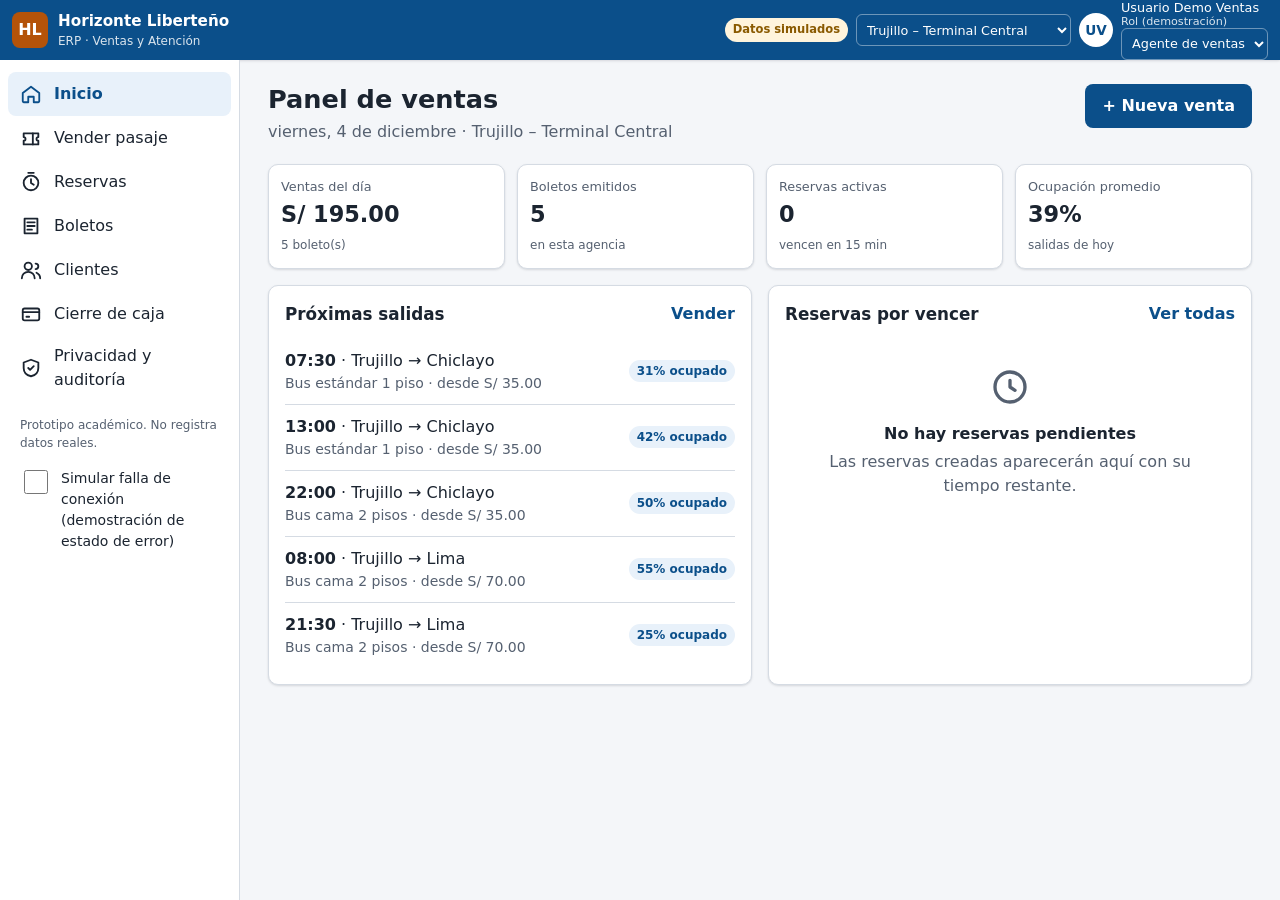
<file: evaluacion_ux/interfaz_mejorada/index.html>
<!DOCTYPE html>
<html lang="es">
<head>
  <meta charset="UTF-8">
  <meta name="viewport" content="width=device-width, initial-scale=1">
  <meta name="description" content="ERP Transportes Horizonte Liberteño — Módulo Ventas y Atención (prototipo funcional con datos simulados)">
  <title>Ventas y Atención · ERP Horizonte Liberteño</title>
  <link rel="icon" href="data:image/svg+xml,%3Csvg xmlns=%22http://www.w3.org/2000/svg%22 viewBox=%220 0 32 32%22%3E%3Crect width=%2232%22 height=%2232%22 rx=%226%22 fill=%22%230b4f8a%22/%3E%3Ctext x=%2216%22 y=%2221%22 font-size=%2214%22 text-anchor=%22middle%22 fill=%22white%22 font-family=%22Arial%22 font-weight=%22bold%22%3EHL%3C/text%3E%3C/svg%3E">
  <link rel="stylesheet" href="css/styles.css">
</head>
<body>
  <a class="skip-link" href="#main">Saltar al contenido principal</a>

  <!-- ============ ENCABEZADO ============ -->
  <header class="topbar" role="banner">
    <button class="icon-btn menu-toggle" id="menuToggle" aria-label="Abrir menú" aria-expanded="false" aria-controls="sidebar">
      <svg viewBox="0 0 24 24" aria-hidden="true"><path d="M3 6h18M3 12h18M3 18h18"/></svg>
    </button>
    <div class="brand">
      <span class="brand-mark" aria-hidden="true">HL</span>
      <div>
        <strong>Horizonte Liberteño</strong>
        <small>ERP · Ventas y Atención</small>
      </div>
    </div>
    <div class="topbar-right">
      <span class="badge-demo" title="Esta interfaz trabaja con datos ficticios en el navegador">Datos simulados</span>
      <label class="agency-select">
        <span class="sr-only">Agencia</span>
        <select id="agencySelect" aria-label="Agencia de trabajo"></select>
      </label>
      <div class="user-chip">
        <span class="avatar" aria-hidden="true" id="userInitials">AP</span>
        <div class="user-meta">
          <span id="userName">Ana Prueba</span>
          <label class="role-switch">
            <span class="role-demo" title="En producción el rol lo asigna el inicio de sesión; este selector existe solo para la demostración">Rol (demostración)</span>
            <select id="roleSelect" aria-label="Rol del usuario">
              <option value="AGENTE_VENTAS">Agente de ventas</option>
              <option value="JEFE_AGENCIA">Jefe de agencia</option>
            </select>
          </label>
        </div>
      </div>
    </div>
  </header>

  <!-- ============ MENÚ LATERAL (escritorio) ============ -->
  <nav class="sidebar" id="sidebar" aria-label="Menú principal">
    <ul>
      <li><a href="#inicio" data-view="inicio"><svg viewBox="0 0 24 24" aria-hidden="true"><path d="M3 11l9-7 9 7v9a1 1 0 0 1-1 1h-5v-6H9v6H4a1 1 0 0 1-1-1z"/></svg><span>Inicio</span></a></li>
      <li><a href="#venta" data-view="venta"><svg viewBox="0 0 24 24" aria-hidden="true"><path d="M4 7h16v4a2 2 0 0 0 0 4v4H4v-4a2 2 0 0 0 0-4z"/><path d="M14 7v12"/></svg><span>Vender pasaje</span></a></li>
      <li><a href="#reservas" data-view="reservas"><svg viewBox="0 0 24 24" aria-hidden="true"><circle cx="12" cy="13" r="8"/><path d="M12 9v4l3 2M9 2h6"/></svg><span>Reservas</span><span class="nav-count" id="navReservas">0</span></a></li>
      <li><a href="#boletos" data-view="boletos"><svg viewBox="0 0 24 24" aria-hidden="true"><path d="M5 4h14v16H5z"/><path d="M8 8h8M8 12h8M8 16h5"/></svg><span>Boletos</span></a></li>
      <li><a href="#clientes" data-view="clientes"><svg viewBox="0 0 24 24" aria-hidden="true"><circle cx="9" cy="8" r="4"/><path d="M2 21c0-4 3-7 7-7s7 3 7 7M17 11a3 3 0 1 0 0-6M22 21c0-3-2-5-4-6"/></svg><span>Clientes</span></a></li>
      <li><a href="#caja" data-view="caja"><svg viewBox="0 0 24 24" aria-hidden="true"><rect x="3" y="6" width="18" height="13" rx="2"/><path d="M3 10h18M7 15h3"/></svg><span>Cierre de caja</span></a></li>
      <li><a href="#privacidad" data-view="privacidad"><svg viewBox="0 0 24 24" aria-hidden="true"><path d="M12 3l8 3v6c0 5-3.5 8-8 9-4.5-1-8-4-8-9V6z"/><path d="M9 12l2 2 4-4"/></svg><span>Privacidad y auditoría</span></a></li>
    </ul>
    <p class="sidebar-note">Prototipo académico. No registra datos reales.</p>
  </nav>
  <div class="scrim" id="scrim" hidden></div>

  <!-- ============ CONTENIDO ============ -->
  <main id="main" tabindex="-1">

    <!-- INICIO / PANEL -->
    <section class="view" id="view-inicio" aria-labelledby="h-inicio">
      <div class="view-head">
        <div>
          <h1 id="h-inicio">Panel de ventas</h1>
          <p class="muted" id="todayLabel"></p>
        </div>
        <a class="btn btn-primary" href="#venta">+ Nueva venta</a>
      </div>
      <div class="kpis" id="kpis" aria-live="polite"></div>
      <div class="grid-2">
        <article class="card">
          <header class="card-head"><h2>Próximas salidas</h2><a href="#venta" class="link">Vender</a></header>
          <div id="nextTrips"></div>
        </article>
        <article class="card">
          <header class="card-head"><h2>Reservas por vencer</h2><a href="#reservas" class="link">Ver todas</a></header>
          <div id="expiringList"></div>
        </article>
      </div>
    </section>

    <!-- VENTA DE PASAJES (asistente) -->
    <section class="view" id="view-venta" aria-labelledby="h-venta" hidden>
      <div class="view-head">
        <div>
          <h1 id="h-venta">Vender o reservar pasaje</h1>
          <p class="muted">Busque el viaje, elija el asiento, registre al pasajero y cobre o reserve.</p>
        </div>
      </div>
      <ol class="stepper" id="stepper" aria-label="Pasos de la venta">
        <li data-step="1" class="active"><span>1</span><em>Viaje</em></li>
        <li data-step="2"><span>2</span><em>Asiento</em></li>
        <li data-step="3"><span>3</span><em>Pasajero</em></li>
        <li data-step="4"><span>4</span><em>Pago</em></li>
      </ol>

      <!-- Paso 1 -->
      <div class="step-panel" data-panel="1">
        <form class="card form-inline" id="searchForm" novalidate>
          <div class="field">
            <label for="fOrigen">Origen</label>
            <select id="fOrigen" required></select>
          </div>
          <div class="field">
            <label for="fDestino">Destino</label>
            <select id="fDestino" required></select>
          </div>
          <div class="field">
            <label for="fFecha">Fecha de viaje</label>
            <input type="date" id="fFecha" required>
          </div>
          <div class="field field-btn">
            <button type="submit" class="btn btn-primary">Buscar viajes</button>
          </div>
          <p class="field-error span-all" id="searchError" role="alert"></p>
        </form>
        <div id="tripResults" aria-live="polite"></div>
      </div>

      <!-- Paso 2 -->
      <div class="step-panel" data-panel="2" hidden>
        <div class="card">
          <header class="card-head">
            <h2 id="seatTitle">Elegir asiento</h2>
            <button class="btn btn-ghost" data-back="1">← Cambiar viaje</button>
          </header>
          <div class="seat-layout">
            <div>
              <div class="seat-legend" aria-hidden="true">
                <span><i class="seat-dot free"></i>Libre</span>
                <span><i class="seat-dot taken"></i>Ocupado (rayado)</span>
                <span><i class="seat-dot reserved"></i>Reservado (punteado)</span>
                <span><i class="seat-dot selected"></i>Seleccionado</span>
              </div>
              <div class="bus" id="seatMap" role="group" aria-label="Mapa de asientos"></div>
            </div>
            <aside class="summary" id="seatSummary" aria-live="polite"></aside>
          </div>
        </div>
      </div>

      <!-- Paso 3 -->
      <div class="step-panel" data-panel="3" hidden>
        <form class="card" id="paxForm" novalidate>
          <header class="card-head">
            <h2>Datos del pasajero</h2>
            <button type="button" class="btn btn-ghost" data-back="2">← Cambiar asiento</button>
          </header>
          <p class="muted small">Solo se piden los datos necesarios para emitir el boleto y elaborar el manifiesto de pasajeros. Los campos con * son obligatorios.</p>
          <div class="form-grid">
            <div class="field">
              <label for="pTipoDoc">Tipo de documento *</label>
              <select id="pTipoDoc" required>
                <option value="DNI">DNI</option>
                <option value="CE">Carné de extranjería</option>
                <option value="PAS">Pasaporte</option>
              </select>
            </div>
            <div class="field">
              <label for="pNumDoc">Número de documento *</label>
              <div class="input-action">
                <input id="pNumDoc" inputmode="numeric" autocomplete="off" required aria-describedby="pNumDocHelp pNumDocErr">
                <button type="button" class="btn btn-ghost btn-sm" id="btnBuscarCliente">Buscar</button>
              </div>
              <small id="pNumDocHelp" class="help">DNI: 8 dígitos. Si el pasajero ya existe, se completan sus datos.</small>
              <span class="field-error" id="pNumDocErr"></span>
            </div>
            <div class="field">
              <label for="pNombres">Nombres *</label>
              <input id="pNombres" autocomplete="off" required aria-describedby="pNombresErr">
              <span class="field-error" id="pNombresErr"></span>
            </div>
            <div class="field">
              <label for="pApellidos">Apellidos *</label>
              <input id="pApellidos" autocomplete="off" required aria-describedby="pApellidosErr">
              <span class="field-error" id="pApellidosErr"></span>
            </div>
            <div class="field">
              <label for="pTelefono">Teléfono (opcional)</label>
              <input id="pTelefono" inputmode="tel" placeholder="+51 9XXXXXXXX" aria-describedby="pTelefonoErr">
              <span class="field-error" id="pTelefonoErr"></span>
            </div>
            <div class="field">
              <label for="pCorreo">Correo (opcional, para enviar el comprobante)</label>
              <input id="pCorreo" type="email" inputmode="email" aria-describedby="pCorreoErr">
              <span class="field-error" id="pCorreoErr"></span>
            </div>
          </div>
          <fieldset class="consent">
            <legend>Tratamiento de datos personales</legend>
            <label class="check">
              <input type="checkbox" id="pAviso" required>
              <span>El pasajero fue informado del <button type="button" class="link-btn" data-open="privacyModal">aviso de privacidad</button> (finalidad: venta del pasaje y manifiesto). *</span>
            </label>
            <label class="check">
              <input type="checkbox" id="pPromo">
              <span>Acepta recibir promociones por correo o mensaje (opcional; no condiciona la compra).</span>
            </label>
            <span class="field-error" id="pAvisoErr"></span>
          </fieldset>
          <div class="actions">
            <button type="submit" class="btn btn-primary">Continuar al pago</button>
          </div>
        </form>
      </div>

      <!-- Paso 4 -->
      <div class="step-panel" data-panel="4" hidden>
        <div class="grid-2 pay-grid">
          <form class="card" id="payForm" novalidate>
            <header class="card-head">
              <h2>Pago y comprobante</h2>
              <button type="button" class="btn btn-ghost" data-back="3">← Datos del pasajero</button>
            </header>
            <fieldset class="segmented" aria-describedby="medioHelp">
              <legend>Medio de pago *</legend>
              <label><input type="radio" name="medio" value="EFECTIVO" checked><span>Efectivo</span></label>
              <label><input type="radio" name="medio" value="TARJETA"><span>Tarjeta</span></label>
              <label><input type="radio" name="medio" value="BILLETERA"><span>Billetera</span></label>
            </fieldset>
            <small id="medioHelp" class="help">Con tarjeta o billetera se registra solo el código de operación de la pasarela; nunca el número de tarjeta.</small>
            <div class="form-grid">
              <div class="field" id="refField" hidden>
                <label for="payRef">Código de operación *</label>
                <input id="payRef" autocomplete="off" aria-describedby="payRefErr">
                <span class="field-error" id="payRefErr"></span>
              </div>
              <div class="field" id="cashField">
                <label for="payCash">Monto recibido (S/) *</label>
                <input id="payCash" type="number" step="0.10" min="0" inputmode="decimal" aria-describedby="payCashErr payChange">
                <span class="field-error" id="payCashErr"></span>
                <small class="help" id="payChange"></small>
              </div>
              <div class="field">
                <label for="payTipoComp">Comprobante *</label>
                <select id="payTipoComp">
                  <option value="BOLETO_VIAJE">Boleto de viaje</option>
                  <option value="FACTURA">Factura (requiere RUC)</option>
                </select>
              </div>
              <div class="field" id="rucField" hidden>
                <label for="payRuc">RUC del adquiriente *</label>
                <input id="payRuc" inputmode="numeric" maxlength="11" aria-describedby="payRucErr">
                <span class="field-error" id="payRucErr"></span>
              </div>
            </div>
            <div class="actions split">
              <button type="button" class="btn btn-secondary" id="btnReservar">Solo reservar (15 min)</button>
              <button type="submit" class="btn btn-primary" id="btnCobrar">Cobrar y emitir</button>
            </div>
          </form>
          <aside class="card summary" id="paySummary" aria-live="polite"></aside>
        </div>
      </div>
    </section>

    <!-- RESERVAS -->
    <section class="view" id="view-reservas" aria-labelledby="h-reservas" hidden>
      <div class="view-head">
        <div><h1 id="h-reservas">Reservas</h1><p class="muted">El asiento se libera automáticamente al vencer el plazo de la reserva.</p></div>
      </div>
      <div id="reservasList" class="list" aria-live="polite"></div>
    </section>

    <!-- BOLETOS -->
    <section class="view" id="view-boletos" aria-labelledby="h-boletos" hidden>
      <div class="view-head">
        <div><h1 id="h-boletos">Boletos</h1><p class="muted">Consulte, reimprima o anule boletos emitidos.</p></div>
      </div>
      <div class="card toolbar">
        <div class="field grow">
          <label for="bSearch">Buscar</label>
          <input id="bSearch" type="search" placeholder="N.° de boleto, pasajero o documento">
        </div>
        <div class="field">
          <label for="bEstado">Estado</label>
          <select id="bEstado">
            <option value="">Todos</option>
            <option>VENDIDO</option><option>RESERVADO</option><option>EMBARCADO</option><option>ANULADO</option>
          </select>
        </div>
      </div>
      <div id="boletosTable" aria-live="polite"></div>
    </section>

    <!-- CLIENTES -->
    <section class="view" id="view-clientes" aria-labelledby="h-clientes" hidden>
      <div class="view-head">
        <div><h1 id="h-clientes">Clientes</h1><p class="muted">Los datos de contacto se muestran enmascarados para proteger al pasajero.</p></div>
        <button class="btn btn-primary" id="btnNuevoCliente">+ Nuevo cliente</button>
      </div>
      <div class="card toolbar">
        <div class="field grow">
          <label for="cSearch">Buscar cliente</label>
          <input id="cSearch" type="search" placeholder="Documento o nombre">
        </div>
      </div>
      <div id="clientesTable" aria-live="polite"></div>
    </section>

    <!-- CAJA -->
    <section class="view" id="view-caja" aria-labelledby="h-caja" hidden>
      <div class="view-head">
        <div><h1 id="h-caja">Cierre de caja</h1><p class="muted">Arqueo y cierre del día. Disponible para el jefe de agencia.</p></div>
      </div>
      <div id="cajaContent"></div>
    </section>

    <!-- PRIVACIDAD Y AUDITORÍA -->
    <section class="view" id="view-privacidad" aria-labelledby="h-priv" hidden>
      <div class="view-head">
        <div><h1 id="h-priv">Privacidad y auditoría</h1><p class="muted">Medidas de protección y registro de las acciones sobre datos personales.</p></div>
      </div>
      <div class="grid-2">
        <article class="card">
          <header class="card-head"><h2>Medidas activas en este módulo</h2></header>
          <ul class="checklist">
            <li>Documento y teléfono enmascarados en listados.</li>
            <li>Ver datos completos exige indicar un motivo y queda registrado.</li>
            <li>Consentimiento para promociones separado y opcional.</li>
            <li>Sin campos de número de tarjeta: solo código de operación.</li>
            <li>Anular un boleto exige motivo; nada se borra físicamente.</li>
            <li>Acciones sensibles limitadas por rol.</li>
          </ul>
          <button class="btn btn-secondary" data-open="privacyModal">Ver aviso de privacidad</button>
        </article>
        <article class="card">
          <header class="card-head"><h2>Registro de auditoría</h2><span class="muted small" id="auditCount"></span></header>
          <div id="auditLog" class="audit"></div>
        </article>
      </div>
    </section>
  </main>

  <!-- ============ NAVEGACIÓN INFERIOR (móvil) ============ -->
  <nav class="bottom-nav" aria-label="Navegación rápida">
    <a href="#inicio" data-view="inicio"><svg viewBox="0 0 24 24" aria-hidden="true"><path d="M3 11l9-7 9 7v9a1 1 0 0 1-1 1h-5v-6H9v6H4a1 1 0 0 1-1-1z"/></svg><span>Inicio</span></a>
    <a href="#venta" data-view="venta" class="fab"><svg viewBox="0 0 24 24" aria-hidden="true"><path d="M12 5v14M5 12h14"/></svg><span>Vender</span></a>
    <a href="#reservas" data-view="reservas"><svg viewBox="0 0 24 24" aria-hidden="true"><circle cx="12" cy="13" r="8"/><path d="M12 9v4l3 2"/></svg><span>Reservas</span></a>
    <a href="#boletos" data-view="boletos"><svg viewBox="0 0 24 24" aria-hidden="true"><path d="M5 4h14v16H5z"/><path d="M8 8h8M8 12h8"/></svg><span>Boletos</span></a>
  </nav>

  <!-- ============ DIÁLOGOS ============ -->
  <dialog id="privacyModal" aria-labelledby="privTitle">
    <form method="dialog" class="modal">
      <h2 id="privTitle">Aviso de privacidad (resumen)</h2>
      <p><strong>Responsable:</strong> Transportes Horizonte Liberteño S.A.C. (empresa ficticia, uso académico).</p>
      <p><strong>Finalidad:</strong> emitir el boleto y el comprobante, elaborar el manifiesto de pasajeros exigido para el viaje y atender reclamos.</p>
      <p><strong>Datos tratados:</strong> tipo y número de documento, nombres y apellidos; teléfono y correo solo si el pasajero los entrega.</p>
      <p><strong>Promociones:</strong> solo con consentimiento expreso y separado; puede retirarse en cualquier momento.</p>
      <p><strong>Derechos:</strong> acceso, rectificación, cancelación y oposición conforme a la Ley N.° 29733 y su reglamento.</p>
      <div class="actions"><button class="btn btn-primary" value="ok">Entendido</button></div>
    </form>
  </dialog>

  <dialog id="confirmModal" aria-labelledby="confirmTitle">
    <form method="dialog" class="modal" id="confirmForm">
      <h2 id="confirmTitle">Confirmar</h2>
      <p id="confirmText"></p>
      <div class="field" id="confirmReasonField" hidden>
        <label for="confirmReason">Motivo *</label>
        <textarea id="confirmReason" rows="3" aria-describedby="confirmReasonErr"></textarea>
        <span class="field-error" id="confirmReasonErr"></span>
      </div>
      <div class="actions split">
        <button class="btn btn-ghost" value="cancel" formnovalidate>Cancelar</button>
        <button class="btn btn-danger" value="ok" id="confirmOk">Confirmar</button>
      </div>
    </form>
  </dialog>

  <dialog id="clienteModal" aria-labelledby="clienteTitle">
    <form class="modal" id="clienteForm" novalidate>
      <h2 id="clienteTitle">Cliente</h2>
      <div class="form-grid">
        <div class="field">
          <label for="cTipoDoc">Tipo de documento *</label>
          <select id="cTipoDoc"><option>DNI</option><option>CE</option><option>PAS</option><option>RUC</option></select>
        </div>
        <div class="field">
          <label for="cNumDoc">Número *</label>
          <input id="cNumDoc" inputmode="numeric" aria-describedby="cNumDocErr">
          <span class="field-error" id="cNumDocErr"></span>
        </div>
        <div class="field span-all">
          <label for="cNombre" id="cNombreLabel">Nombres y apellidos *</label>
          <input id="cNombre" aria-describedby="cNombreErr">
          <span class="field-error" id="cNombreErr"></span>
        </div>
        <div class="field">
          <label for="cTelefono">Teléfono</label>
          <input id="cTelefono" inputmode="tel" placeholder="+51 9XXXXXXXX" aria-describedby="cTelefonoErr">
          <span class="field-error" id="cTelefonoErr"></span>
        </div>
        <div class="field">
          <label for="cCorreo">Correo</label>
          <input id="cCorreo" type="email" aria-describedby="cCorreoErr">
          <span class="field-error" id="cCorreoErr"></span>
        </div>
      </div>
      <div class="actions split">
        <button type="button" class="btn btn-ghost" id="clienteCancel">Cancelar</button>
        <button type="submit" class="btn btn-primary">Guardar</button>
      </div>
    </form>
  </dialog>

  <dialog id="receiptModal" aria-labelledby="receiptTitle">
    <div class="modal receipt" id="receiptBody"></div>
  </dialog>

  <div class="toasts" id="toasts" role="status" aria-live="polite"></div>

  <script src="js/data.js"></script>
  <script src="js/app.js"></script>
</body>
</html>
</file>
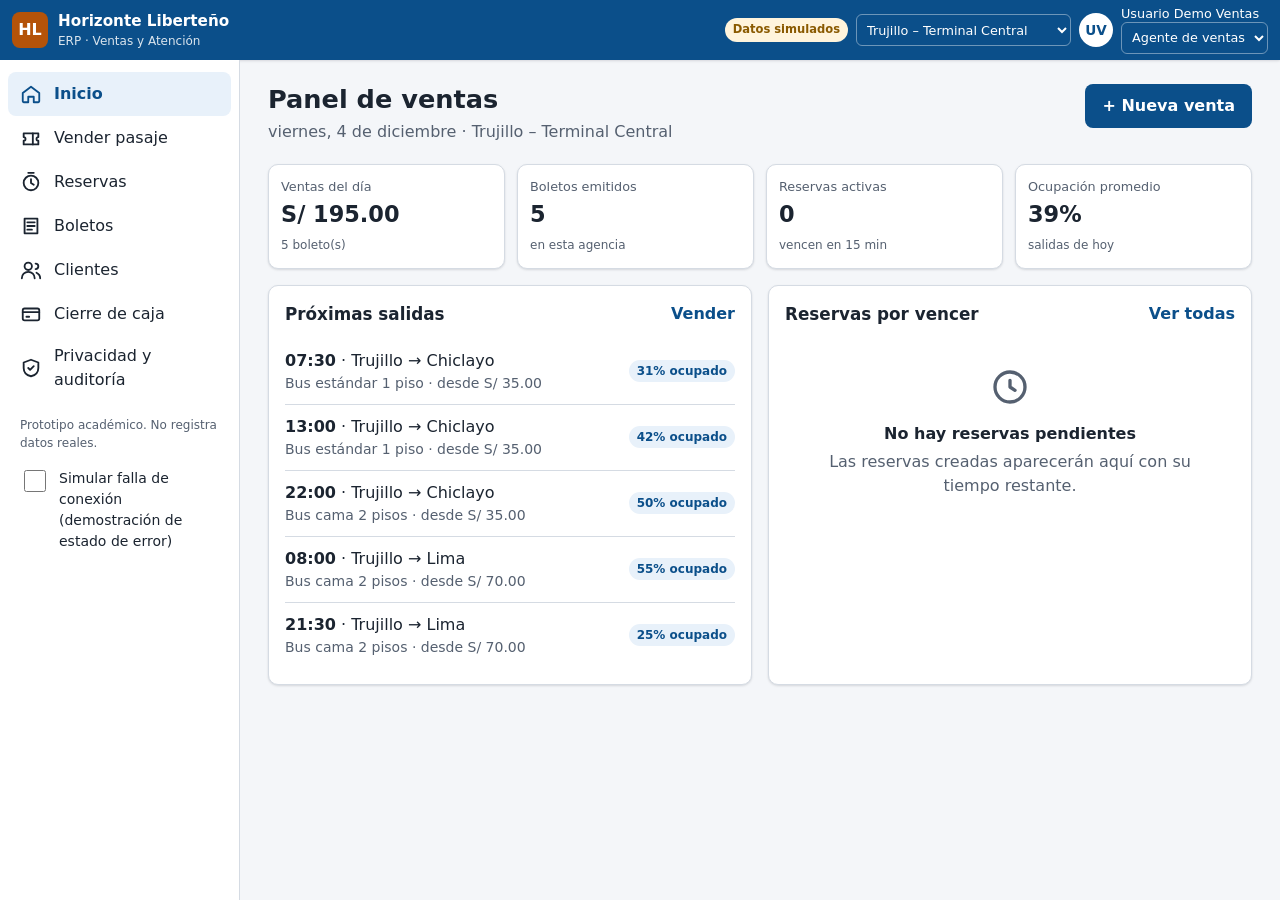
<file: evaluacion_ux/interfaz_original/index.html>
<!DOCTYPE html>
<html lang="es">
<head>
  <meta charset="UTF-8">
  <meta name="viewport" content="width=device-width, initial-scale=1">
  <meta name="description" content="ERP Transportes Horizonte Liberteño — Módulo Ventas y Atención (prototipo funcional con datos simulados)">
  <title>Ventas y Atención · ERP Horizonte Liberteño</title>
  <link rel="icon" href="data:image/svg+xml,%3Csvg xmlns=%22http://www.w3.org/2000/svg%22 viewBox=%220 0 32 32%22%3E%3Crect width=%2232%22 height=%2232%22 rx=%226%22 fill=%22%230b4f8a%22/%3E%3Ctext x=%2216%22 y=%2221%22 font-size=%2214%22 text-anchor=%22middle%22 fill=%22white%22 font-family=%22Arial%22 font-weight=%22bold%22%3EHL%3C/text%3E%3C/svg%3E">
  <link rel="stylesheet" href="css/styles.css">
</head>
<body>
  <a class="skip-link" href="#main">Saltar al contenido principal</a>

  <!-- ============ ENCABEZADO ============ -->
  <header class="topbar" role="banner">
    <button class="icon-btn menu-toggle" id="menuToggle" aria-label="Abrir menú" aria-expanded="false" aria-controls="sidebar">
      <svg viewBox="0 0 24 24" aria-hidden="true"><path d="M3 6h18M3 12h18M3 18h18"/></svg>
    </button>
    <div class="brand">
      <span class="brand-mark" aria-hidden="true">HL</span>
      <div>
        <strong>Horizonte Liberteño</strong>
        <small>ERP · Ventas y Atención</small>
      </div>
    </div>
    <div class="topbar-right">
      <span class="badge-demo" title="Esta interfaz trabaja con datos ficticios en el navegador">Datos simulados</span>
      <label class="agency-select">
        <span class="sr-only">Agencia</span>
        <select id="agencySelect" aria-label="Agencia de trabajo"></select>
      </label>
      <div class="user-chip">
        <span class="avatar" aria-hidden="true" id="userInitials">AP</span>
        <div class="user-meta">
          <span id="userName">Ana Prueba</span>
          <label class="role-switch">
            <span class="sr-only">Rol</span>
            <select id="roleSelect" aria-label="Rol del usuario">
              <option value="AGENTE_VENTAS">Agente de ventas</option>
              <option value="JEFE_AGENCIA">Jefe de agencia</option>
            </select>
          </label>
        </div>
      </div>
    </div>
  </header>

  <!-- ============ MENÚ LATERAL (escritorio) ============ -->
  <nav class="sidebar" id="sidebar" aria-label="Menú principal">
    <ul>
      <li><a href="#inicio" data-view="inicio"><svg viewBox="0 0 24 24" aria-hidden="true"><path d="M3 11l9-7 9 7v9a1 1 0 0 1-1 1h-5v-6H9v6H4a1 1 0 0 1-1-1z"/></svg><span>Inicio</span></a></li>
      <li><a href="#venta" data-view="venta"><svg viewBox="0 0 24 24" aria-hidden="true"><path d="M4 7h16v4a2 2 0 0 0 0 4v4H4v-4a2 2 0 0 0 0-4z"/><path d="M14 7v12"/></svg><span>Vender pasaje</span></a></li>
      <li><a href="#reservas" data-view="reservas"><svg viewBox="0 0 24 24" aria-hidden="true"><circle cx="12" cy="13" r="8"/><path d="M12 9v4l3 2M9 2h6"/></svg><span>Reservas</span><span class="nav-count" id="navReservas">0</span></a></li>
      <li><a href="#boletos" data-view="boletos"><svg viewBox="0 0 24 24" aria-hidden="true"><path d="M5 4h14v16H5z"/><path d="M8 8h8M8 12h8M8 16h5"/></svg><span>Boletos</span></a></li>
      <li><a href="#clientes" data-view="clientes"><svg viewBox="0 0 24 24" aria-hidden="true"><circle cx="9" cy="8" r="4"/><path d="M2 21c0-4 3-7 7-7s7 3 7 7M17 11a3 3 0 1 0 0-6M22 21c0-3-2-5-4-6"/></svg><span>Clientes</span></a></li>
      <li><a href="#caja" data-view="caja"><svg viewBox="0 0 24 24" aria-hidden="true"><rect x="3" y="6" width="18" height="13" rx="2"/><path d="M3 10h18M7 15h3"/></svg><span>Cierre de caja</span></a></li>
      <li><a href="#privacidad" data-view="privacidad"><svg viewBox="0 0 24 24" aria-hidden="true"><path d="M12 3l8 3v6c0 5-3.5 8-8 9-4.5-1-8-4-8-9V6z"/><path d="M9 12l2 2 4-4"/></svg><span>Privacidad y auditoría</span></a></li>
    </ul>
    <p class="sidebar-note">Prototipo académico. No registra datos reales.</p>
  </nav>
  <div class="scrim" id="scrim" hidden></div>

  <!-- ============ CONTENIDO ============ -->
  <main id="main" tabindex="-1">

    <!-- INICIO / PANEL -->
    <section class="view" id="view-inicio" aria-labelledby="h-inicio">
      <div class="view-head">
        <div>
          <h1 id="h-inicio">Panel de ventas</h1>
          <p class="muted" id="todayLabel"></p>
        </div>
        <a class="btn btn-primary" href="#venta">+ Nueva venta</a>
      </div>
      <div class="kpis" id="kpis" aria-live="polite"></div>
      <div class="grid-2">
        <article class="card">
          <header class="card-head"><h2>Próximas salidas</h2><a href="#venta" class="link">Vender</a></header>
          <div id="nextTrips"></div>
        </article>
        <article class="card">
          <header class="card-head"><h2>Reservas por vencer</h2><a href="#reservas" class="link">Ver todas</a></header>
          <div id="expiringList"></div>
        </article>
      </div>
    </section>

    <!-- VENTA DE PASAJES (asistente) -->
    <section class="view" id="view-venta" aria-labelledby="h-venta" hidden>
      <div class="view-head">
        <div>
          <h1 id="h-venta">Vender o reservar pasaje</h1>
          <p class="muted">RF-002 a RF-004, RF-008 y RF-009 · Proceso P01</p>
        </div>
      </div>
      <ol class="stepper" id="stepper" aria-label="Pasos de la venta">
        <li data-step="1" class="active"><span>1</span><em>Viaje</em></li>
        <li data-step="2"><span>2</span><em>Asiento</em></li>
        <li data-step="3"><span>3</span><em>Pasajero</em></li>
        <li data-step="4"><span>4</span><em>Pago</em></li>
      </ol>

      <!-- Paso 1 -->
      <div class="step-panel" data-panel="1">
        <form class="card form-inline" id="searchForm" novalidate>
          <div class="field">
            <label for="fOrigen">Origen</label>
            <select id="fOrigen" required></select>
          </div>
          <div class="field">
            <label for="fDestino">Destino</label>
            <select id="fDestino" required></select>
          </div>
          <div class="field">
            <label for="fFecha">Fecha de viaje</label>
            <input type="date" id="fFecha" required>
          </div>
          <div class="field field-btn">
            <button type="submit" class="btn btn-primary">Buscar viajes</button>
          </div>
          <p class="field-error span-all" id="searchError" role="alert"></p>
        </form>
        <div id="tripResults" aria-live="polite"></div>
      </div>

      <!-- Paso 2 -->
      <div class="step-panel" data-panel="2" hidden>
        <div class="card">
          <header class="card-head">
            <h2 id="seatTitle">Elegir asiento</h2>
            <button class="btn btn-ghost" data-back="1">← Cambiar viaje</button>
          </header>
          <div class="seat-layout">
            <div>
              <div class="seat-legend" aria-hidden="true">
                <span><i class="seat-dot free"></i>Libre</span>
                <span><i class="seat-dot taken"></i>Ocupado</span>
                <span><i class="seat-dot reserved"></i>Reservado</span>
                <span><i class="seat-dot selected"></i>Seleccionado</span>
              </div>
              <div class="bus" id="seatMap" role="group" aria-label="Mapa de asientos"></div>
            </div>
            <aside class="summary" id="seatSummary" aria-live="polite"></aside>
          </div>
        </div>
      </div>

      <!-- Paso 3 -->
      <div class="step-panel" data-panel="3" hidden>
        <form class="card" id="paxForm" novalidate>
          <header class="card-head">
            <h2>Datos del pasajero</h2>
            <button type="button" class="btn btn-ghost" data-back="2">← Cambiar asiento</button>
          </header>
          <p class="muted small">Solo se piden los datos necesarios para emitir el boleto y elaborar el manifiesto de pasajeros. Los campos con * son obligatorios.</p>
          <div class="form-grid">
            <div class="field">
              <label for="pTipoDoc">Tipo de documento *</label>
              <select id="pTipoDoc" required>
                <option value="DNI">DNI</option>
                <option value="CE">Carné de extranjería</option>
                <option value="PAS">Pasaporte</option>
              </select>
            </div>
            <div class="field">
              <label for="pNumDoc">Número de documento *</label>
              <div class="input-action">
                <input id="pNumDoc" inputmode="numeric" autocomplete="off" required aria-describedby="pNumDocHelp pNumDocErr">
                <button type="button" class="btn btn-ghost btn-sm" id="btnBuscarCliente">Buscar</button>
              </div>
              <small id="pNumDocHelp" class="help">DNI: 8 dígitos. Si el pasajero ya existe, se completan sus datos.</small>
              <span class="field-error" id="pNumDocErr"></span>
            </div>
            <div class="field">
              <label for="pNombres">Nombres *</label>
              <input id="pNombres" autocomplete="off" required aria-describedby="pNombresErr">
              <span class="field-error" id="pNombresErr"></span>
            </div>
            <div class="field">
              <label for="pApellidos">Apellidos *</label>
              <input id="pApellidos" autocomplete="off" required aria-describedby="pApellidosErr">
              <span class="field-error" id="pApellidosErr"></span>
            </div>
            <div class="field">
              <label for="pTelefono">Teléfono (opcional)</label>
              <input id="pTelefono" inputmode="tel" placeholder="+51 9XXXXXXXX" aria-describedby="pTelefonoErr">
              <span class="field-error" id="pTelefonoErr"></span>
            </div>
            <div class="field">
              <label for="pCorreo">Correo (opcional, para enviar el comprobante)</label>
              <input id="pCorreo" type="email" inputmode="email" aria-describedby="pCorreoErr">
              <span class="field-error" id="pCorreoErr"></span>
            </div>
          </div>
          <fieldset class="consent">
            <legend>Tratamiento de datos personales</legend>
            <label class="check">
              <input type="checkbox" id="pAviso" required>
              <span>El pasajero fue informado del <button type="button" class="link-btn" data-open="privacyModal">aviso de privacidad</button> (finalidad: venta del pasaje y manifiesto). *</span>
            </label>
            <label class="check">
              <input type="checkbox" id="pPromo">
              <span>Acepta recibir promociones por correo o mensaje (opcional; no condiciona la compra).</span>
            </label>
            <span class="field-error" id="pAvisoErr"></span>
          </fieldset>
          <div class="actions">
            <button type="submit" class="btn btn-primary">Continuar al pago</button>
          </div>
        </form>
      </div>

      <!-- Paso 4 -->
      <div class="step-panel" data-panel="4" hidden>
        <div class="grid-2 pay-grid">
          <form class="card" id="payForm" novalidate>
            <header class="card-head">
              <h2>Pago y comprobante</h2>
              <button type="button" class="btn btn-ghost" data-back="3">← Datos del pasajero</button>
            </header>
            <fieldset class="segmented" aria-describedby="medioHelp">
              <legend>Medio de pago *</legend>
              <label><input type="radio" name="medio" value="EFECTIVO" checked><span>Efectivo</span></label>
              <label><input type="radio" name="medio" value="TARJETA"><span>Tarjeta</span></label>
              <label><input type="radio" name="medio" value="BILLETERA"><span>Billetera</span></label>
            </fieldset>
            <small id="medioHelp" class="help">Con tarjeta o billetera se registra solo el código de operación de la pasarela; nunca el número de tarjeta.</small>
            <div class="form-grid">
              <div class="field" id="refField" hidden>
                <label for="payRef">Código de operación *</label>
                <input id="payRef" autocomplete="off" aria-describedby="payRefErr">
                <span class="field-error" id="payRefErr"></span>
              </div>
              <div class="field" id="cashField">
                <label for="payCash">Monto recibido (S/) *</label>
                <input id="payCash" type="number" step="0.10" min="0" inputmode="decimal" aria-describedby="payCashErr payChange">
                <span class="field-error" id="payCashErr"></span>
                <small class="help" id="payChange"></small>
              </div>
              <div class="field">
                <label for="payTipoComp">Comprobante *</label>
                <select id="payTipoComp">
                  <option value="BOLETO_VIAJE">Boleto de viaje</option>
                  <option value="FACTURA">Factura (requiere RUC)</option>
                </select>
              </div>
              <div class="field" id="rucField" hidden>
                <label for="payRuc">RUC del adquiriente *</label>
                <input id="payRuc" inputmode="numeric" maxlength="11" aria-describedby="payRucErr">
                <span class="field-error" id="payRucErr"></span>
              </div>
            </div>
            <div class="actions split">
              <button type="button" class="btn btn-secondary" id="btnReservar">Solo reservar (15 min)</button>
              <button type="submit" class="btn btn-primary" id="btnCobrar">Cobrar y emitir</button>
            </div>
          </form>
          <aside class="card summary" id="paySummary" aria-live="polite"></aside>
        </div>
      </div>
    </section>

    <!-- RESERVAS -->
    <section class="view" id="view-reservas" aria-labelledby="h-reservas" hidden>
      <div class="view-head">
        <div><h1 id="h-reservas">Reservas</h1><p class="muted">RF-003 · El asiento se libera automáticamente al vencer el plazo.</p></div>
      </div>
      <div id="reservasList" class="list" aria-live="polite"></div>
    </section>

    <!-- BOLETOS -->
    <section class="view" id="view-boletos" aria-labelledby="h-boletos" hidden>
      <div class="view-head">
        <div><h1 id="h-boletos">Boletos</h1><p class="muted">RF-004 y RF-005 · Consulta, reimpresión y anulación.</p></div>
      </div>
      <div class="card toolbar">
        <div class="field grow">
          <label for="bSearch">Buscar</label>
          <input id="bSearch" type="search" placeholder="N.° de boleto, pasajero o documento">
        </div>
        <div class="field">
          <label for="bEstado">Estado</label>
          <select id="bEstado">
            <option value="">Todos</option>
            <option>VENDIDO</option><option>RESERVADO</option><option>EMBARCADO</option><option>ANULADO</option>
          </select>
        </div>
      </div>
      <div id="boletosTable" aria-live="polite"></div>
    </section>

    <!-- CLIENTES -->
    <section class="view" id="view-clientes" aria-labelledby="h-clientes" hidden>
      <div class="view-head">
        <div><h1 id="h-clientes">Clientes</h1><p class="muted">RF-001 · Los datos de contacto se muestran enmascarados.</p></div>
        <button class="btn btn-primary" id="btnNuevoCliente">+ Nuevo cliente</button>
      </div>
      <div class="card toolbar">
        <div class="field grow">
          <label for="cSearch">Buscar cliente</label>
          <input id="cSearch" type="search" placeholder="Documento o nombre">
        </div>
      </div>
      <div id="clientesTable" aria-live="polite"></div>
    </section>

    <!-- CAJA -->
    <section class="view" id="view-caja" aria-labelledby="h-caja" hidden>
      <div class="view-head">
        <div><h1 id="h-caja">Cierre de caja</h1><p class="muted">RF-010 · Disponible para el jefe de agencia.</p></div>
      </div>
      <div id="cajaContent"></div>
    </section>

    <!-- PRIVACIDAD Y AUDITORÍA -->
    <section class="view" id="view-privacidad" aria-labelledby="h-priv" hidden>
      <div class="view-head">
        <div><h1 id="h-priv">Privacidad y auditoría</h1><p class="muted">RNF-008 y RNF-011 · Registro de acciones sobre datos personales.</p></div>
      </div>
      <div class="grid-2">
        <article class="card">
          <header class="card-head"><h2>Medidas activas en este módulo</h2></header>
          <ul class="checklist">
            <li>Documento y teléfono enmascarados en listados.</li>
            <li>Ver datos completos exige indicar un motivo y queda registrado.</li>
            <li>Consentimiento para promociones separado y opcional.</li>
            <li>Sin campos de número de tarjeta: solo código de operación.</li>
            <li>Anular un boleto exige motivo; nada se borra físicamente.</li>
            <li>Acciones sensibles limitadas por rol.</li>
          </ul>
          <button class="btn btn-secondary" data-open="privacyModal">Ver aviso de privacidad</button>
        </article>
        <article class="card">
          <header class="card-head"><h2>Registro de auditoría</h2><span class="muted small" id="auditCount"></span></header>
          <div id="auditLog" class="audit"></div>
        </article>
      </div>
    </section>
  </main>

  <!-- ============ NAVEGACIÓN INFERIOR (móvil) ============ -->
  <nav class="bottom-nav" aria-label="Navegación rápida">
    <a href="#inicio" data-view="inicio"><svg viewBox="0 0 24 24" aria-hidden="true"><path d="M3 11l9-7 9 7v9a1 1 0 0 1-1 1h-5v-6H9v6H4a1 1 0 0 1-1-1z"/></svg><span>Inicio</span></a>
    <a href="#venta" data-view="venta" class="fab"><svg viewBox="0 0 24 24" aria-hidden="true"><path d="M12 5v14M5 12h14"/></svg><span>Vender</span></a>
    <a href="#reservas" data-view="reservas"><svg viewBox="0 0 24 24" aria-hidden="true"><circle cx="12" cy="13" r="8"/><path d="M12 9v4l3 2"/></svg><span>Reservas</span></a>
    <a href="#boletos" data-view="boletos"><svg viewBox="0 0 24 24" aria-hidden="true"><path d="M5 4h14v16H5z"/><path d="M8 8h8M8 12h8"/></svg><span>Boletos</span></a>
  </nav>

  <!-- ============ DIÁLOGOS ============ -->
  <dialog id="privacyModal" aria-labelledby="privTitle">
    <form method="dialog" class="modal">
      <h2 id="privTitle">Aviso de privacidad (resumen)</h2>
      <p><strong>Responsable:</strong> Transportes Horizonte Liberteño S.A.C. (empresa ficticia, uso académico).</p>
      <p><strong>Finalidad:</strong> emitir el boleto y el comprobante, elaborar el manifiesto de pasajeros exigido para el viaje y atender reclamos.</p>
      <p><strong>Datos tratados:</strong> tipo y número de documento, nombres y apellidos; teléfono y correo solo si el pasajero los entrega.</p>
      <p><strong>Promociones:</strong> solo con consentimiento expreso y separado; puede retirarse en cualquier momento.</p>
      <p><strong>Derechos:</strong> acceso, rectificación, cancelación y oposición conforme a la Ley N.° 29733 y su reglamento.</p>
      <div class="actions"><button class="btn btn-primary" value="ok">Entendido</button></div>
    </form>
  </dialog>

  <dialog id="confirmModal" aria-labelledby="confirmTitle">
    <form method="dialog" class="modal" id="confirmForm">
      <h2 id="confirmTitle">Confirmar</h2>
      <p id="confirmText"></p>
      <div class="field" id="confirmReasonField" hidden>
        <label for="confirmReason">Motivo *</label>
        <textarea id="confirmReason" rows="3" aria-describedby="confirmReasonErr"></textarea>
        <span class="field-error" id="confirmReasonErr"></span>
      </div>
      <div class="actions split">
        <button class="btn btn-ghost" value="cancel" formnovalidate>Cancelar</button>
        <button class="btn btn-danger" value="ok" id="confirmOk">Confirmar</button>
      </div>
    </form>
  </dialog>

  <dialog id="clienteModal" aria-labelledby="clienteTitle">
    <form class="modal" id="clienteForm" novalidate>
      <h2 id="clienteTitle">Cliente</h2>
      <div class="form-grid">
        <div class="field">
          <label for="cTipoDoc">Tipo de documento *</label>
          <select id="cTipoDoc"><option>DNI</option><option>CE</option><option>PAS</option><option>RUC</option></select>
        </div>
        <div class="field">
          <label for="cNumDoc">Número *</label>
          <input id="cNumDoc" inputmode="numeric" aria-describedby="cNumDocErr">
          <span class="field-error" id="cNumDocErr"></span>
        </div>
        <div class="field span-all">
          <label for="cNombre" id="cNombreLabel">Nombres y apellidos *</label>
          <input id="cNombre" aria-describedby="cNombreErr">
          <span class="field-error" id="cNombreErr"></span>
        </div>
        <div class="field">
          <label for="cTelefono">Teléfono</label>
          <input id="cTelefono" inputmode="tel" placeholder="+51 9XXXXXXXX" aria-describedby="cTelefonoErr">
          <span class="field-error" id="cTelefonoErr"></span>
        </div>
        <div class="field">
          <label for="cCorreo">Correo</label>
          <input id="cCorreo" type="email" aria-describedby="cCorreoErr">
          <span class="field-error" id="cCorreoErr"></span>
        </div>
      </div>
      <div class="actions split">
        <button type="button" class="btn btn-ghost" id="clienteCancel">Cancelar</button>
        <button type="submit" class="btn btn-primary">Guardar</button>
      </div>
    </form>
  </dialog>

  <dialog id="receiptModal" aria-labelledby="receiptTitle">
    <div class="modal receipt" id="receiptBody"></div>
  </dialog>

  <div class="toasts" id="toasts" role="status" aria-live="polite"></div>

  <script src="js/data.js"></script>
  <script src="js/app.js"></script>
</body>
</html>
</file>
<file: evaluacion_ux/interfaz_mejorada/css/styles.css>
/* =========================================================
   ERP Horizonte Liberteño · Módulo Ventas y Atención
   Hoja de estilos (mobile-first; escritorio desde 1024 px)
   ========================================================= */
:root {
  --c-primary: #0b4f8a;
  --c-primary-600: #093f6e;
  --c-primary-50: #e8f1fa;
  --c-accent: #e07a1f;
  --c-ok: #1e7a46;
  --c-ok-50: #e6f4ec;
  --c-warn: #8a5a00;
  --c-warn-50: #fff4dc;
  --c-err: #b42318;
  --c-err-50: #fdecea;
  --c-text: #1b2430;
  --c-muted: #556070;
  --c-border: #d5dbe3;
  --c-bg: #f4f6f9;
  --c-surface: #ffffff;
  --radius: 10px;
  --shadow: 0 1px 2px rgba(16,24,40,.06), 0 1px 3px rgba(16,24,40,.08);
  --topbar-h: 60px;
  --sidebar-w: 240px;
  --bottom-h: 64px;
  --tap: 44px;               /* tamaño táctil mínimo */
  --font: "Segoe UI", system-ui, -apple-system, Roboto, "Helvetica Neue", Arial, sans-serif;
}

* { box-sizing: border-box; }
[hidden] { display: none !important; }
html { -webkit-text-size-adjust: 100%; }
body {
  margin: 0; font-family: var(--font); font-size: 16px; line-height: 1.5;
  color: var(--c-text); background: var(--c-bg);
  padding-top: var(--topbar-h); padding-bottom: calc(var(--bottom-h) + env(safe-area-inset-bottom));
  overflow-x: hidden;
}
h1 { font-size: 1.35rem; margin: 0; line-height: 1.25; }
h2 { font-size: 1.05rem; margin: 0; }
p { margin: .25rem 0; }
svg { width: 22px; height: 22px; fill: none; stroke: currentColor; stroke-width: 2; stroke-linecap: round; stroke-linejoin: round; flex: none; }
.muted { color: var(--c-muted); }
.small { font-size: .875rem; }
.sr-only { position: absolute; width: 1px; height: 1px; overflow: hidden; clip: rect(0 0 0 0); white-space: nowrap; }
.skip-link { position: absolute; left: -999px; top: 8px; background: #fff; padding: 8px 12px; z-index: 100; border-radius: 6px; }
.skip-link:focus { left: 8px; }
:focus-visible { outline: 3px solid var(--c-accent); outline-offset: 2px; }
main:focus, main:focus-visible { outline: none; }

/* ---------- Encabezado ---------- */
.topbar {
  position: fixed; inset: 0 0 auto 0; height: var(--topbar-h); z-index: 30;
  display: flex; align-items: center; gap: 10px; padding: 0 12px;
  background: var(--c-primary); color: #fff; box-shadow: var(--shadow);
}
.brand { display: flex; align-items: center; gap: 10px; min-width: 0; }
.brand strong { display: block; font-size: .95rem; white-space: nowrap; }
.brand small { display: block; font-size: .75rem; opacity: .85; white-space: nowrap; }
.brand-mark { width: 36px; height: 36px; border-radius: 8px; background: #b45309; display: grid; place-items: center; font-weight: 700; }
.topbar-right { margin-left: auto; display: flex; align-items: center; gap: 8px; }
.badge-demo { background: var(--c-warn-50); color: var(--c-warn); font-size: .72rem; font-weight: 700; padding: 3px 8px; border-radius: 999px; white-space: nowrap; }
.agency-select select, .role-switch select {
  background: transparent; color: #fff; border: 1px solid rgba(255,255,255,.4); border-radius: 6px; padding: 4px 6px; font: inherit; font-size: .8rem; min-height: 32px;
}
.agency-select select option, .role-switch select option { color: var(--c-text); }
.user-chip { display: flex; align-items: center; gap: 8px; }
.avatar { width: 34px; height: 34px; border-radius: 50%; background: #fff; color: var(--c-primary); display: grid; place-items: center; font-weight: 700; font-size: .85rem; }
.user-meta { display: none; flex-direction: column; font-size: .8rem; line-height: 1.2; }
.icon-btn { background: none; border: 0; color: inherit; width: var(--tap); height: var(--tap); display: grid; place-items: center; border-radius: 8px; cursor: pointer; }
.icon-btn:hover { background: rgba(255,255,255,.12); }
.agency-select { display: none; }

/* ---------- Menú lateral (cajón en móvil) ---------- */
.sidebar {
  position: fixed; top: var(--topbar-h); bottom: 0; left: 0; width: min(80vw, 280px); z-index: 40;
  background: var(--c-surface); border-right: 1px solid var(--c-border);
  transform: translateX(-100%); transition: transform .2s ease; overflow-y: auto; padding: 12px 8px;
}
.sidebar.open { transform: none; }
.sidebar ul { list-style: none; margin: 0; padding: 0; }
.sidebar a {
  display: flex; align-items: center; gap: 12px; min-height: var(--tap); padding: 8px 12px; border-radius: 8px;
  color: var(--c-text); text-decoration: none; font-weight: 500;
}
.sidebar a:hover { background: var(--c-bg); }
.sidebar a[aria-current="page"] { background: var(--c-primary-50); color: var(--c-primary); font-weight: 700; }
.nav-count { margin-left: auto; background: var(--c-accent); color: #fff; border-radius: 999px; font-size: .75rem; padding: 0 8px; min-width: 24px; text-align: center; }
.nav-count:empty, .nav-count[data-zero] { display: none; }
.sidebar-note { font-size: .75rem; color: var(--c-muted); padding: 12px; }
.scrim { position: fixed; inset: var(--topbar-h) 0 0 0; background: rgba(0,0,0,.35); z-index: 35; }

/* ---------- Navegación inferior (móvil) ---------- */
.bottom-nav {
  position: fixed; inset: auto 0 0 0; height: calc(var(--bottom-h) + env(safe-area-inset-bottom)); z-index: 30;
  display: grid; grid-template-columns: repeat(4, 1fr); background: var(--c-surface); border-top: 1px solid var(--c-border);
  padding-bottom: env(safe-area-inset-bottom);
}
.bottom-nav a { display: flex; flex-direction: column; align-items: center; justify-content: center; gap: 2px; color: var(--c-muted); text-decoration: none; font-size: .75rem; min-height: var(--tap); }
.bottom-nav a[aria-current="page"] { color: var(--c-primary); font-weight: 700; }
.bottom-nav .fab svg { background: var(--c-accent); color: #fff; border-radius: 50%; width: 36px; height: 36px; padding: 7px; }

/* ---------- Contenido ---------- */
main { padding: 16px 12px 24px; max-width: 1200px; margin: 0 auto; outline: none; }
.view-head { display: flex; align-items: flex-start; justify-content: space-between; gap: 12px; margin-bottom: 16px; flex-wrap: wrap; }
.card { background: var(--c-surface); border: 1px solid var(--c-border); border-radius: var(--radius); box-shadow: var(--shadow); padding: 16px; margin-bottom: 16px; }
.card-head { display: flex; align-items: center; justify-content: space-between; gap: 8px; margin-bottom: 12px; }
.grid-2 { display: grid; gap: 16px; grid-template-columns: 1fr; }
.grid-2 > .card { margin-bottom: 0; }
.link, .link-btn { color: var(--c-primary); font-weight: 600; text-decoration: none; }
.link-btn { background: none; border: 0; padding: 0; font: inherit; cursor: pointer; text-decoration: underline; }

/* KPIs */
.kpis { display: grid; grid-template-columns: repeat(2, 1fr); gap: 12px; margin-bottom: 16px; }
.kpi { background: var(--c-surface); border: 1px solid var(--c-border); border-radius: var(--radius); padding: 12px; box-shadow: var(--shadow); }
.kpi span { display: block; font-size: .8rem; color: var(--c-muted); }
.kpi strong { display: block; font-size: 1.4rem; margin-top: 2px; }
.kpi small { color: var(--c-muted); font-size: .75rem; }

/* Botones */
.btn {
  display: inline-flex; align-items: center; justify-content: center; gap: 6px; min-height: var(--tap); padding: 0 16px;
  border-radius: 8px; border: 1px solid transparent; font: inherit; font-weight: 600; cursor: pointer; text-decoration: none; white-space: nowrap;
}
.btn-sm { min-height: 36px; padding: 0 12px; font-size: .875rem; }
.btn-primary { background: var(--c-primary); color: #fff; }
.btn-primary:hover { background: var(--c-primary-600); }
.btn-secondary { background: var(--c-primary-50); color: var(--c-primary); border-color: #b9d2ea; }
.btn-ghost { background: transparent; color: var(--c-primary); border-color: var(--c-border); }
.btn-danger { background: var(--c-err); color: #fff; }
.btn[disabled], .btn[aria-busy="true"] { opacity: .6; cursor: not-allowed; }
.btn[aria-busy="true"]::before { content: ""; width: 16px; height: 16px; border: 2px solid currentColor; border-right-color: transparent; border-radius: 50%; animation: spin .7s linear infinite; }
@keyframes spin { to { transform: rotate(360deg); } }

/* Formularios */
.field { display: flex; flex-direction: column; gap: 4px; min-width: 0; }
.field label, .field legend { font-weight: 600; font-size: .9rem; }
input, select, textarea {
  font: inherit; color: var(--c-text); background: #fff; border: 1px solid #9aa6b5; border-radius: 8px;
  min-height: var(--tap); padding: 8px 10px; width: 100%;
}
textarea { min-height: 80px; resize: vertical; }
input[aria-invalid="true"], select[aria-invalid="true"], textarea[aria-invalid="true"] { border-color: var(--c-err); background: var(--c-err-50); }
.help { color: var(--c-muted); font-size: .8rem; }
.field-error { color: var(--c-err); font-size: .85rem; font-weight: 600; min-height: 0; }
.field-error:empty { display: none; }
.form-grid { display: grid; gap: 12px; grid-template-columns: 1fr; margin: 12px 0; }
.form-inline { display: grid; gap: 12px; grid-template-columns: 1fr; }
.span-all { grid-column: 1 / -1; }
.input-action { display: flex; gap: 8px; }
.input-action input { flex: 1; }
.actions { display: flex; gap: 8px; justify-content: flex-end; margin-top: 12px; flex-wrap: wrap; }
.actions.split { justify-content: space-between; }
.actions .btn { flex: 1 1 auto; }
.consent { border: 1px solid var(--c-border); border-radius: 8px; padding: 12px; margin: 12px 0 0; }
.consent legend { font-weight: 700; padding: 0 4px; }
.check { display: flex; align-items: flex-start; gap: 10px; padding: 6px 0; cursor: pointer; }
.check input { width: 24px; min-height: 24px; height: 24px; margin-top: 2px; flex: none; }
.segmented { border: 0; padding: 0; margin: 0 0 4px; display: grid; grid-template-columns: repeat(3, 1fr); gap: 8px; }
.segmented legend { font-weight: 600; font-size: .9rem; margin-bottom: 6px; }
.segmented label { position: relative; }
.segmented input { position: absolute; opacity: 0; }
.segmented span { display: flex; align-items: center; justify-content: center; min-height: var(--tap); border: 1px solid #9aa6b5; border-radius: 8px; font-weight: 600; cursor: pointer; }
.segmented input:checked + span { background: var(--c-primary); color: #fff; border-color: var(--c-primary); }
.segmented input:focus-visible + span { outline: 3px solid var(--c-accent); outline-offset: 2px; }
.toolbar { display: flex; gap: 12px; flex-wrap: wrap; align-items: flex-end; }
.toolbar .grow { flex: 1 1 220px; }

/* Asistente (stepper) */
.stepper { list-style: none; margin: 0 0 16px; padding: 0; display: grid; grid-template-columns: repeat(4, 1fr); gap: 4px; }
.stepper li { display: flex; flex-direction: column; align-items: center; gap: 4px; color: var(--c-muted); font-size: .8rem; position: relative; }
.stepper li span { width: 30px; height: 30px; border-radius: 50%; display: grid; place-items: center; border: 2px solid var(--c-border); background: #fff; font-weight: 700; }
.stepper li em { font-style: normal; }
.stepper li.active { color: var(--c-primary); font-weight: 700; }
.stepper li.active span { border-color: var(--c-primary); background: var(--c-primary); color: #fff; }
.stepper li.done span { border-color: var(--c-ok); background: var(--c-ok); color: #fff; }

/* Resultados de viajes */
.trip-list { display: grid; gap: 12px; }
.trip {
  display: grid; grid-template-columns: 1fr auto; gap: 8px 12px; align-items: center;
  background: var(--c-surface); border: 1px solid var(--c-border); border-radius: var(--radius); padding: 14px; box-shadow: var(--shadow);
}
.trip-time { font-size: 1.25rem; font-weight: 700; }
.trip-meta { color: var(--c-muted); font-size: .85rem; }
.trip-price { font-size: 1.2rem; font-weight: 700; color: var(--c-primary); text-align: right; }
.trip .btn { grid-column: 1 / -1; }
.chip { display: inline-block; font-size: .75rem; font-weight: 700; padding: 2px 8px; border-radius: 999px; background: var(--c-bg); color: var(--c-muted); }
.chip-ok { background: var(--c-ok-50); color: var(--c-ok); }
.chip-warn { background: var(--c-warn-50); color: var(--c-warn); }
.chip-err { background: var(--c-err-50); color: var(--c-err); }
.chip-info { background: var(--c-primary-50); color: var(--c-primary); }

/* Mapa de asientos */
.seat-layout { display: grid; gap: 16px; grid-template-columns: 1fr; }
.seat-legend { display: flex; flex-wrap: wrap; gap: 12px; font-size: .8rem; color: var(--c-muted); margin-bottom: 10px; }
.seat-legend span { display: inline-flex; align-items: center; gap: 6px; }
.seat-dot { width: 14px; height: 14px; border-radius: 4px; display: inline-block; border: 1px solid #8a96a6; }
.seat-dot.free { background: #fff; }
.seat-dot.taken { background: #c4ccd6; }
.seat-dot.reserved { background: var(--c-warn-50); border-color: var(--c-warn); }
.seat-dot.selected { background: var(--c-primary); border-color: var(--c-primary); }
.bus { display: grid; gap: 16px; }
.deck { border: 2px solid var(--c-border); border-radius: 18px 18px 8px 8px; padding: 12px; background: #fafbfc; }
.deck h3 { margin: 0 0 8px; font-size: .85rem; color: var(--c-muted); text-transform: uppercase; letter-spacing: .04em; }
.seat-grid { display: grid; grid-template-columns: repeat(2, 1fr) 18px repeat(2, 1fr); gap: 8px; max-width: 320px; margin: 0 auto; }
.seat {
  min-height: var(--tap); border-radius: 8px 8px 4px 4px; border: 1px solid #8a96a6; background: #fff; font: inherit; font-weight: 700; font-size: .85rem; cursor: pointer;
  display: flex; flex-direction: column; align-items: center; justify-content: center; line-height: 1.1;
}
.seat small { font-weight: 500; font-size: .75rem; color: var(--c-muted); }
.seat:hover:not([disabled]) { border-color: var(--c-primary); background: var(--c-primary-50); }
.seat[aria-pressed="true"], .seat[aria-pressed="true"]:hover:not([disabled]) { background: var(--c-primary); color: #fff; border-color: var(--c-primary); }
.seat[aria-pressed="true"] small { color: #dbe8f5; }
.seat.taken { background: #c4ccd6; color: #5d6876; cursor: not-allowed; }
.seat.reserved { background: var(--c-warn-50); border-color: var(--c-warn); color: var(--c-warn); cursor: not-allowed; }
.aisle { visibility: hidden; }
.summary { background: var(--c-primary-50); border: 1px solid #b9d2ea; border-radius: var(--radius); padding: 14px; align-self: start; }
.summary dl { display: grid; grid-template-columns: auto 1fr; gap: 4px 12px; margin: 8px 0 12px; font-size: .9rem; }
.summary dt { color: var(--c-muted); }
.summary dd { margin: 0; font-weight: 600; text-align: right; }
.summary .total { font-size: 1.3rem; color: var(--c-primary); }

/* Tablas (tarjetas en móvil) */
.table-wrap { background: var(--c-surface); border: 1px solid var(--c-border); border-radius: var(--radius); box-shadow: var(--shadow); }
table { width: 100%; border-collapse: collapse; font-size: .9rem; }
thead { display: none; }
tbody tr { display: grid; grid-template-columns: 1fr 1fr; gap: 4px 12px; padding: 12px 14px; border-bottom: 1px solid var(--c-border); }
tbody tr:last-child { border-bottom: 0; }
td { padding: 0; min-width: 0; overflow-wrap: anywhere; }
td::before { content: attr(data-label); display: block; font-size: .72rem; color: var(--c-muted); font-weight: 600; text-transform: uppercase; letter-spacing: .03em; }
td.td-actions { grid-column: 1 / -1; display: flex; gap: 8px; flex-wrap: wrap; margin-top: 6px; }
td.td-actions::before { display: none; }

/* Listas */
.list { display: grid; gap: 12px; }
.list-item { display: flex; align-items: center; justify-content: space-between; gap: 12px; padding: 10px 0; border-bottom: 1px solid var(--c-border); }
.list-item:last-child { border-bottom: 0; }
.list-item .grow { min-width: 0; }
.countdown { font-variant-numeric: tabular-nums; font-weight: 700; }

/* Estados */
.state { text-align: center; padding: 28px 16px; color: var(--c-muted); }
.state svg { width: 40px; height: 40px; margin-bottom: 8px; }
.state strong { display: block; color: var(--c-text); font-size: 1rem; margin-bottom: 4px; }
.state-error { color: var(--c-err); }
.state-error strong { color: var(--c-err); }
.skeleton { height: 92px; border-radius: var(--radius); background: linear-gradient(90deg, #e6eaf0 25%, #f2f4f7 37%, #e6eaf0 63%); background-size: 400% 100%; animation: shimmer 1.2s ease infinite; }
@keyframes shimmer { 0% { background-position: 100% 50%; } 100% { background-position: 0 50%; } }
.alert { border-radius: 8px; padding: 10px 12px; font-size: .9rem; margin-bottom: 12px; border: 1px solid; }
.alert-warn { background: var(--c-warn-50); color: var(--c-warn); border-color: #f0cf8a; }
.alert-info { background: var(--c-primary-50); color: var(--c-primary); border-color: #b9d2ea; }
.checklist { padding-left: 1.2rem; margin: 0 0 12px; }
.checklist li { margin-bottom: 6px; }
.audit { max-height: 420px; overflow-y: auto; font-size: .85rem; }
.audit-row { padding: 8px 0; border-bottom: 1px dashed var(--c-border); }
.audit-row time { color: var(--c-muted); font-variant-numeric: tabular-nums; margin-right: 6px; }

/* Avisos emergentes */
.toasts { position: fixed; left: 12px; right: 12px; bottom: calc(var(--bottom-h) + 12px); z-index: 60; display: grid; gap: 8px; pointer-events: none; }
.toast { pointer-events: none; background: #1b2430; color: #fff; border-radius: 8px; padding: 12px 14px; box-shadow: 0 6px 20px rgba(0,0,0,.2); font-size: .9rem; border-left: 5px solid var(--c-accent); animation: toastIn .2s ease; }
.toast.ok { border-left-color: #3cc47c; }
.toast.err { border-left-color: #ff6b5f; }
@keyframes toastIn { from { transform: translateY(8px); opacity: 0; } }

/* Diálogos */
dialog { border: 0; border-radius: 12px; padding: 0; width: min(560px, calc(100vw - 24px)); box-shadow: 0 20px 50px rgba(0,0,0,.3); color: var(--c-text); }
dialog::backdrop { background: rgba(16,24,40,.5); }
.modal { padding: 20px; }
.modal h2 { margin-bottom: 12px; }
.receipt { font-size: .9rem; }
.receipt .rc-head { text-align: center; border-bottom: 2px dashed var(--c-border); padding-bottom: 10px; margin-bottom: 10px; }
.receipt dl { display: grid; grid-template-columns: auto 1fr; gap: 4px 12px; }
.receipt dd { margin: 0; text-align: right; font-weight: 600; }
.receipt .rc-total { border-top: 2px dashed var(--c-border); margin-top: 10px; padding-top: 10px; font-size: 1.2rem; display: flex; justify-content: space-between; font-weight: 700; }

/* =========== Tablet (≥ 640 px) =========== */
@media (min-width: 640px) {
  .kpis { grid-template-columns: repeat(4, 1fr); }
  .form-grid { grid-template-columns: 1fr 1fr; }
  .form-inline { grid-template-columns: 1fr 1fr 1fr auto; align-items: end; }
  .field-btn .btn { width: 100%; }
  .user-meta { display: flex; }
  .actions .btn { flex: 0 0 auto; }
  .trip { grid-template-columns: auto 1fr auto auto; }
  .trip .btn { grid-column: auto; }
  .toasts { left: auto; width: 380px; }
}

/* =========== Escritorio (≥ 1024 px) =========== */
@media (min-width: 1024px) {
  body { padding-left: var(--sidebar-w); padding-bottom: 0; }
  .menu-toggle, .bottom-nav, .scrim { display: none !important; }
  .agency-select { display: block; }
  .sidebar { transform: none; width: var(--sidebar-w); }
  main { padding: 24px 28px 40px; }
  h1 { font-size: 1.6rem; }
  .grid-2 { grid-template-columns: 1fr 1fr; }
  .pay-grid { grid-template-columns: 1.4fr 1fr; }
  .seat-layout { grid-template-columns: 1fr 300px; }
  .bus { grid-template-columns: 1fr 1fr; }
  .toasts { bottom: 20px; right: 20px; }
  thead { display: table-header-group; }
  thead th { text-align: left; font-size: .78rem; text-transform: uppercase; letter-spacing: .03em; color: var(--c-muted); background: #f8fafc; padding: 10px 12px; border-bottom: 1px solid var(--c-border); }
  tbody tr { display: table-row; padding: 0; }
  tbody tr:hover { background: #f8fafc; }
  td { padding: 10px 12px; border-bottom: 1px solid var(--c-border); vertical-align: middle; }
  td::before { display: none; }
  td.td-actions { display: table-cell; margin: 0; white-space: nowrap; }
  td.td-actions .btn + .btn { margin-left: 6px; }
}

@media (prefers-reduced-motion: reduce) {
  *, *::before, *::after { animation: none !important; transition: none !important; }
}

/* Ajustes de encabezado y etiquetas en pantallas estrechas */
.chip { white-space: nowrap; }
.brand > div { min-width: 0; }
.brand strong, .brand small { overflow: hidden; text-overflow: ellipsis; }
@media (max-width: 639px) {
  .topbar { gap: 6px; padding: 0 8px; }
  .brand-mark { width: 32px; height: 32px; }
  .badge-demo { font-size: .66rem; padding: 2px 6px; }
}

/* ===== Mejoras de la evaluación ISO/IEC 25010:2023 (Semana 13) ===== */
/* Inclusividad: el estado del asiento no depende solo del color */
.seat.taken, .seat-dot.taken { background-image: repeating-linear-gradient(45deg, rgba(0,0,0,.14) 0 2px, transparent 2px 7px); }
.seat.reserved, .seat-dot.reserved { background-image: radial-gradient(rgba(138,90,0,.35) 1.2px, transparent 1.4px); background-size: 6px 6px; }
/* Seguridad / transparencia: el selector de rol se identifica como función de demostración */
.role-demo { display: block; font-size: .7rem; opacity: .85; line-height: 1.1; }
</file>
<file: evaluacion_ux/interfaz_original/css/styles.css>
/* =========================================================
   ERP Horizonte Liberteño · Módulo Ventas y Atención
   Hoja de estilos (mobile-first; escritorio desde 1024 px)
   ========================================================= */
:root {
  --c-primary: #0b4f8a;
  --c-primary-600: #093f6e;
  --c-primary-50: #e8f1fa;
  --c-accent: #e07a1f;
  --c-ok: #1e7a46;
  --c-ok-50: #e6f4ec;
  --c-warn: #8a5a00;
  --c-warn-50: #fff4dc;
  --c-err: #b42318;
  --c-err-50: #fdecea;
  --c-text: #1b2430;
  --c-muted: #556070;
  --c-border: #d5dbe3;
  --c-bg: #f4f6f9;
  --c-surface: #ffffff;
  --radius: 10px;
  --shadow: 0 1px 2px rgba(16,24,40,.06), 0 1px 3px rgba(16,24,40,.08);
  --topbar-h: 60px;
  --sidebar-w: 240px;
  --bottom-h: 64px;
  --tap: 44px;               /* tamaño táctil mínimo */
  --font: "Segoe UI", system-ui, -apple-system, Roboto, "Helvetica Neue", Arial, sans-serif;
}

* { box-sizing: border-box; }
[hidden] { display: none !important; }
html { -webkit-text-size-adjust: 100%; }
body {
  margin: 0; font-family: var(--font); font-size: 16px; line-height: 1.5;
  color: var(--c-text); background: var(--c-bg);
  padding-top: var(--topbar-h); padding-bottom: calc(var(--bottom-h) + env(safe-area-inset-bottom));
  overflow-x: hidden;
}
h1 { font-size: 1.35rem; margin: 0; line-height: 1.25; }
h2 { font-size: 1.05rem; margin: 0; }
p { margin: .25rem 0; }
svg { width: 22px; height: 22px; fill: none; stroke: currentColor; stroke-width: 2; stroke-linecap: round; stroke-linejoin: round; flex: none; }
.muted { color: var(--c-muted); }
.small { font-size: .875rem; }
.sr-only { position: absolute; width: 1px; height: 1px; overflow: hidden; clip: rect(0 0 0 0); white-space: nowrap; }
.skip-link { position: absolute; left: -999px; top: 8px; background: #fff; padding: 8px 12px; z-index: 100; border-radius: 6px; }
.skip-link:focus { left: 8px; }
:focus-visible { outline: 3px solid var(--c-accent); outline-offset: 2px; }
main:focus, main:focus-visible { outline: none; }

/* ---------- Encabezado ---------- */
.topbar {
  position: fixed; inset: 0 0 auto 0; height: var(--topbar-h); z-index: 30;
  display: flex; align-items: center; gap: 10px; padding: 0 12px;
  background: var(--c-primary); color: #fff; box-shadow: var(--shadow);
}
.brand { display: flex; align-items: center; gap: 10px; min-width: 0; }
.brand strong { display: block; font-size: .95rem; white-space: nowrap; }
.brand small { display: block; font-size: .75rem; opacity: .85; white-space: nowrap; }
.brand-mark { width: 36px; height: 36px; border-radius: 8px; background: #b45309; display: grid; place-items: center; font-weight: 700; }
.topbar-right { margin-left: auto; display: flex; align-items: center; gap: 8px; }
.badge-demo { background: var(--c-warn-50); color: var(--c-warn); font-size: .72rem; font-weight: 700; padding: 3px 8px; border-radius: 999px; white-space: nowrap; }
.agency-select select, .role-switch select {
  background: transparent; color: #fff; border: 1px solid rgba(255,255,255,.4); border-radius: 6px; padding: 4px 6px; font: inherit; font-size: .8rem; min-height: 32px;
}
.agency-select select option, .role-switch select option { color: var(--c-text); }
.user-chip { display: flex; align-items: center; gap: 8px; }
.avatar { width: 34px; height: 34px; border-radius: 50%; background: #fff; color: var(--c-primary); display: grid; place-items: center; font-weight: 700; font-size: .85rem; }
.user-meta { display: none; flex-direction: column; font-size: .8rem; line-height: 1.2; }
.icon-btn { background: none; border: 0; color: inherit; width: var(--tap); height: var(--tap); display: grid; place-items: center; border-radius: 8px; cursor: pointer; }
.icon-btn:hover { background: rgba(255,255,255,.12); }
.agency-select { display: none; }

/* ---------- Menú lateral (cajón en móvil) ---------- */
.sidebar {
  position: fixed; top: var(--topbar-h); bottom: 0; left: 0; width: min(80vw, 280px); z-index: 40;
  background: var(--c-surface); border-right: 1px solid var(--c-border);
  transform: translateX(-100%); transition: transform .2s ease; overflow-y: auto; padding: 12px 8px;
}
.sidebar.open { transform: none; }
.sidebar ul { list-style: none; margin: 0; padding: 0; }
.sidebar a {
  display: flex; align-items: center; gap: 12px; min-height: var(--tap); padding: 8px 12px; border-radius: 8px;
  color: var(--c-text); text-decoration: none; font-weight: 500;
}
.sidebar a:hover { background: var(--c-bg); }
.sidebar a[aria-current="page"] { background: var(--c-primary-50); color: var(--c-primary); font-weight: 700; }
.nav-count { margin-left: auto; background: var(--c-accent); color: #fff; border-radius: 999px; font-size: .75rem; padding: 0 8px; min-width: 24px; text-align: center; }
.nav-count:empty, .nav-count[data-zero] { display: none; }
.sidebar-note { font-size: .75rem; color: var(--c-muted); padding: 12px; }
.scrim { position: fixed; inset: var(--topbar-h) 0 0 0; background: rgba(0,0,0,.35); z-index: 35; }

/* ---------- Navegación inferior (móvil) ---------- */
.bottom-nav {
  position: fixed; inset: auto 0 0 0; height: calc(var(--bottom-h) + env(safe-area-inset-bottom)); z-index: 30;
  display: grid; grid-template-columns: repeat(4, 1fr); background: var(--c-surface); border-top: 1px solid var(--c-border);
  padding-bottom: env(safe-area-inset-bottom);
}
.bottom-nav a { display: flex; flex-direction: column; align-items: center; justify-content: center; gap: 2px; color: var(--c-muted); text-decoration: none; font-size: .75rem; min-height: var(--tap); }
.bottom-nav a[aria-current="page"] { color: var(--c-primary); font-weight: 700; }
.bottom-nav .fab svg { background: var(--c-accent); color: #fff; border-radius: 50%; width: 36px; height: 36px; padding: 7px; }

/* ---------- Contenido ---------- */
main { padding: 16px 12px 24px; max-width: 1200px; margin: 0 auto; outline: none; }
.view-head { display: flex; align-items: flex-start; justify-content: space-between; gap: 12px; margin-bottom: 16px; flex-wrap: wrap; }
.card { background: var(--c-surface); border: 1px solid var(--c-border); border-radius: var(--radius); box-shadow: var(--shadow); padding: 16px; margin-bottom: 16px; }
.card-head { display: flex; align-items: center; justify-content: space-between; gap: 8px; margin-bottom: 12px; }
.grid-2 { display: grid; gap: 16px; grid-template-columns: 1fr; }
.grid-2 > .card { margin-bottom: 0; }
.link, .link-btn { color: var(--c-primary); font-weight: 600; text-decoration: none; }
.link-btn { background: none; border: 0; padding: 0; font: inherit; cursor: pointer; text-decoration: underline; }

/* KPIs */
.kpis { display: grid; grid-template-columns: repeat(2, 1fr); gap: 12px; margin-bottom: 16px; }
.kpi { background: var(--c-surface); border: 1px solid var(--c-border); border-radius: var(--radius); padding: 12px; box-shadow: var(--shadow); }
.kpi span { display: block; font-size: .8rem; color: var(--c-muted); }
.kpi strong { display: block; font-size: 1.4rem; margin-top: 2px; }
.kpi small { color: var(--c-muted); font-size: .75rem; }

/* Botones */
.btn {
  display: inline-flex; align-items: center; justify-content: center; gap: 6px; min-height: var(--tap); padding: 0 16px;
  border-radius: 8px; border: 1px solid transparent; font: inherit; font-weight: 600; cursor: pointer; text-decoration: none; white-space: nowrap;
}
.btn-sm { min-height: 36px; padding: 0 12px; font-size: .875rem; }
.btn-primary { background: var(--c-primary); color: #fff; }
.btn-primary:hover { background: var(--c-primary-600); }
.btn-secondary { background: var(--c-primary-50); color: var(--c-primary); border-color: #b9d2ea; }
.btn-ghost { background: transparent; color: var(--c-primary); border-color: var(--c-border); }
.btn-danger { background: var(--c-err); color: #fff; }
.btn[disabled], .btn[aria-busy="true"] { opacity: .6; cursor: not-allowed; }
.btn[aria-busy="true"]::before { content: ""; width: 16px; height: 16px; border: 2px solid currentColor; border-right-color: transparent; border-radius: 50%; animation: spin .7s linear infinite; }
@keyframes spin { to { transform: rotate(360deg); } }

/* Formularios */
.field { display: flex; flex-direction: column; gap: 4px; min-width: 0; }
.field label, .field legend { font-weight: 600; font-size: .9rem; }
input, select, textarea {
  font: inherit; color: var(--c-text); background: #fff; border: 1px solid #9aa6b5; border-radius: 8px;
  min-height: var(--tap); padding: 8px 10px; width: 100%;
}
textarea { min-height: 80px; resize: vertical; }
input[aria-invalid="true"], select[aria-invalid="true"], textarea[aria-invalid="true"] { border-color: var(--c-err); background: var(--c-err-50); }
.help { color: var(--c-muted); font-size: .8rem; }
.field-error { color: var(--c-err); font-size: .85rem; font-weight: 600; min-height: 0; }
.field-error:empty { display: none; }
.form-grid { display: grid; gap: 12px; grid-template-columns: 1fr; margin: 12px 0; }
.form-inline { display: grid; gap: 12px; grid-template-columns: 1fr; }
.span-all { grid-column: 1 / -1; }
.input-action { display: flex; gap: 8px; }
.input-action input { flex: 1; }
.actions { display: flex; gap: 8px; justify-content: flex-end; margin-top: 12px; flex-wrap: wrap; }
.actions.split { justify-content: space-between; }
.actions .btn { flex: 1 1 auto; }
.consent { border: 1px solid var(--c-border); border-radius: 8px; padding: 12px; margin: 12px 0 0; }
.consent legend { font-weight: 700; padding: 0 4px; }
.check { display: flex; align-items: flex-start; gap: 10px; padding: 6px 0; cursor: pointer; }
.check input { width: 22px; min-height: 22px; height: 22px; margin-top: 2px; flex: none; }
.segmented { border: 0; padding: 0; margin: 0 0 4px; display: grid; grid-template-columns: repeat(3, 1fr); gap: 8px; }
.segmented legend { font-weight: 600; font-size: .9rem; margin-bottom: 6px; }
.segmented label { position: relative; }
.segmented input { position: absolute; opacity: 0; }
.segmented span { display: flex; align-items: center; justify-content: center; min-height: var(--tap); border: 1px solid #9aa6b5; border-radius: 8px; font-weight: 600; cursor: pointer; }
.segmented input:checked + span { background: var(--c-primary); color: #fff; border-color: var(--c-primary); }
.segmented input:focus-visible + span { outline: 3px solid var(--c-accent); outline-offset: 2px; }
.toolbar { display: flex; gap: 12px; flex-wrap: wrap; align-items: flex-end; }
.toolbar .grow { flex: 1 1 220px; }

/* Asistente (stepper) */
.stepper { list-style: none; margin: 0 0 16px; padding: 0; display: grid; grid-template-columns: repeat(4, 1fr); gap: 4px; }
.stepper li { display: flex; flex-direction: column; align-items: center; gap: 4px; color: var(--c-muted); font-size: .8rem; position: relative; }
.stepper li span { width: 30px; height: 30px; border-radius: 50%; display: grid; place-items: center; border: 2px solid var(--c-border); background: #fff; font-weight: 700; }
.stepper li em { font-style: normal; }
.stepper li.active { color: var(--c-primary); font-weight: 700; }
.stepper li.active span { border-color: var(--c-primary); background: var(--c-primary); color: #fff; }
.stepper li.done span { border-color: var(--c-ok); background: var(--c-ok); color: #fff; }

/* Resultados de viajes */
.trip-list { display: grid; gap: 12px; }
.trip {
  display: grid; grid-template-columns: 1fr auto; gap: 8px 12px; align-items: center;
  background: var(--c-surface); border: 1px solid var(--c-border); border-radius: var(--radius); padding: 14px; box-shadow: var(--shadow);
}
.trip-time { font-size: 1.25rem; font-weight: 700; }
.trip-meta { color: var(--c-muted); font-size: .85rem; }
.trip-price { font-size: 1.2rem; font-weight: 700; color: var(--c-primary); text-align: right; }
.trip .btn { grid-column: 1 / -1; }
.chip { display: inline-block; font-size: .75rem; font-weight: 700; padding: 2px 8px; border-radius: 999px; background: var(--c-bg); color: var(--c-muted); }
.chip-ok { background: var(--c-ok-50); color: var(--c-ok); }
.chip-warn { background: var(--c-warn-50); color: var(--c-warn); }
.chip-err { background: var(--c-err-50); color: var(--c-err); }
.chip-info { background: var(--c-primary-50); color: var(--c-primary); }

/* Mapa de asientos */
.seat-layout { display: grid; gap: 16px; grid-template-columns: 1fr; }
.seat-legend { display: flex; flex-wrap: wrap; gap: 12px; font-size: .8rem; color: var(--c-muted); margin-bottom: 10px; }
.seat-legend span { display: inline-flex; align-items: center; gap: 6px; }
.seat-dot { width: 14px; height: 14px; border-radius: 4px; display: inline-block; border: 1px solid #8a96a6; }
.seat-dot.free { background: #fff; }
.seat-dot.taken { background: #c4ccd6; }
.seat-dot.reserved { background: var(--c-warn-50); border-color: var(--c-warn); }
.seat-dot.selected { background: var(--c-primary); border-color: var(--c-primary); }
.bus { display: grid; gap: 16px; }
.deck { border: 2px solid var(--c-border); border-radius: 18px 18px 8px 8px; padding: 12px; background: #fafbfc; }
.deck h3 { margin: 0 0 8px; font-size: .85rem; color: var(--c-muted); text-transform: uppercase; letter-spacing: .04em; }
.seat-grid { display: grid; grid-template-columns: repeat(2, 1fr) 18px repeat(2, 1fr); gap: 8px; max-width: 320px; margin: 0 auto; }
.seat {
  min-height: var(--tap); border-radius: 8px 8px 4px 4px; border: 1px solid #8a96a6; background: #fff; font: inherit; font-weight: 700; font-size: .85rem; cursor: pointer;
  display: flex; flex-direction: column; align-items: center; justify-content: center; line-height: 1.1;
}
.seat small { font-weight: 500; font-size: .62rem; color: var(--c-muted); }
.seat:hover:not([disabled]) { border-color: var(--c-primary); background: var(--c-primary-50); }
.seat[aria-pressed="true"], .seat[aria-pressed="true"]:hover:not([disabled]) { background: var(--c-primary); color: #fff; border-color: var(--c-primary); }
.seat[aria-pressed="true"] small { color: #dbe8f5; }
.seat.taken { background: #c4ccd6; color: #5d6876; cursor: not-allowed; }
.seat.reserved { background: var(--c-warn-50); border-color: var(--c-warn); color: var(--c-warn); cursor: not-allowed; }
.aisle { visibility: hidden; }
.summary { background: var(--c-primary-50); border: 1px solid #b9d2ea; border-radius: var(--radius); padding: 14px; align-self: start; }
.summary dl { display: grid; grid-template-columns: auto 1fr; gap: 4px 12px; margin: 8px 0 12px; font-size: .9rem; }
.summary dt { color: var(--c-muted); }
.summary dd { margin: 0; font-weight: 600; text-align: right; }
.summary .total { font-size: 1.3rem; color: var(--c-primary); }

/* Tablas (tarjetas en móvil) */
.table-wrap { background: var(--c-surface); border: 1px solid var(--c-border); border-radius: var(--radius); box-shadow: var(--shadow); }
table { width: 100%; border-collapse: collapse; font-size: .9rem; }
thead { display: none; }
tbody tr { display: grid; grid-template-columns: 1fr 1fr; gap: 4px 12px; padding: 12px 14px; border-bottom: 1px solid var(--c-border); }
tbody tr:last-child { border-bottom: 0; }
td { padding: 0; min-width: 0; overflow-wrap: anywhere; }
td::before { content: attr(data-label); display: block; font-size: .72rem; color: var(--c-muted); font-weight: 600; text-transform: uppercase; letter-spacing: .03em; }
td.td-actions { grid-column: 1 / -1; display: flex; gap: 8px; flex-wrap: wrap; margin-top: 6px; }
td.td-actions::before { display: none; }

/* Listas */
.list { display: grid; gap: 12px; }
.list-item { display: flex; align-items: center; justify-content: space-between; gap: 12px; padding: 10px 0; border-bottom: 1px solid var(--c-border); }
.list-item:last-child { border-bottom: 0; }
.list-item .grow { min-width: 0; }
.countdown { font-variant-numeric: tabular-nums; font-weight: 700; }

/* Estados */
.state { text-align: center; padding: 28px 16px; color: var(--c-muted); }
.state svg { width: 40px; height: 40px; margin-bottom: 8px; }
.state strong { display: block; color: var(--c-text); font-size: 1rem; margin-bottom: 4px; }
.state-error { color: var(--c-err); }
.state-error strong { color: var(--c-err); }
.skeleton { height: 92px; border-radius: var(--radius); background: linear-gradient(90deg, #e6eaf0 25%, #f2f4f7 37%, #e6eaf0 63%); background-size: 400% 100%; animation: shimmer 1.2s ease infinite; }
@keyframes shimmer { 0% { background-position: 100% 50%; } 100% { background-position: 0 50%; } }
.alert { border-radius: 8px; padding: 10px 12px; font-size: .9rem; margin-bottom: 12px; border: 1px solid; }
.alert-warn { background: var(--c-warn-50); color: var(--c-warn); border-color: #f0cf8a; }
.alert-info { background: var(--c-primary-50); color: var(--c-primary); border-color: #b9d2ea; }
.checklist { padding-left: 1.2rem; margin: 0 0 12px; }
.checklist li { margin-bottom: 6px; }
.audit { max-height: 420px; overflow-y: auto; font-size: .85rem; }
.audit-row { padding: 8px 0; border-bottom: 1px dashed var(--c-border); }
.audit-row time { color: var(--c-muted); font-variant-numeric: tabular-nums; margin-right: 6px; }

/* Avisos emergentes */
.toasts { position: fixed; left: 12px; right: 12px; bottom: calc(var(--bottom-h) + 12px); z-index: 60; display: grid; gap: 8px; pointer-events: none; }
.toast { pointer-events: none; background: #1b2430; color: #fff; border-radius: 8px; padding: 12px 14px; box-shadow: 0 6px 20px rgba(0,0,0,.2); font-size: .9rem; border-left: 5px solid var(--c-accent); animation: toastIn .2s ease; }
.toast.ok { border-left-color: #3cc47c; }
.toast.err { border-left-color: #ff6b5f; }
@keyframes toastIn { from { transform: translateY(8px); opacity: 0; } }

/* Diálogos */
dialog { border: 0; border-radius: 12px; padding: 0; width: min(560px, calc(100vw - 24px)); box-shadow: 0 20px 50px rgba(0,0,0,.3); color: var(--c-text); }
dialog::backdrop { background: rgba(16,24,40,.5); }
.modal { padding: 20px; }
.modal h2 { margin-bottom: 12px; }
.receipt { font-size: .9rem; }
.receipt .rc-head { text-align: center; border-bottom: 2px dashed var(--c-border); padding-bottom: 10px; margin-bottom: 10px; }
.receipt dl { display: grid; grid-template-columns: auto 1fr; gap: 4px 12px; }
.receipt dd { margin: 0; text-align: right; font-weight: 600; }
.receipt .rc-total { border-top: 2px dashed var(--c-border); margin-top: 10px; padding-top: 10px; font-size: 1.2rem; display: flex; justify-content: space-between; font-weight: 700; }

/* =========== Tablet (≥ 640 px) =========== */
@media (min-width: 640px) {
  .kpis { grid-template-columns: repeat(4, 1fr); }
  .form-grid { grid-template-columns: 1fr 1fr; }
  .form-inline { grid-template-columns: 1fr 1fr 1fr auto; align-items: end; }
  .field-btn .btn { width: 100%; }
  .user-meta { display: flex; }
  .actions .btn { flex: 0 0 auto; }
  .trip { grid-template-columns: auto 1fr auto auto; }
  .trip .btn { grid-column: auto; }
  .toasts { left: auto; width: 380px; }
}

/* =========== Escritorio (≥ 1024 px) =========== */
@media (min-width: 1024px) {
  body { padding-left: var(--sidebar-w); padding-bottom: 0; }
  .menu-toggle, .bottom-nav, .scrim { display: none !important; }
  .agency-select { display: block; }
  .sidebar { transform: none; width: var(--sidebar-w); }
  main { padding: 24px 28px 40px; }
  h1 { font-size: 1.6rem; }
  .grid-2 { grid-template-columns: 1fr 1fr; }
  .pay-grid { grid-template-columns: 1.4fr 1fr; }
  .seat-layout { grid-template-columns: 1fr 300px; }
  .bus { grid-template-columns: 1fr 1fr; }
  .toasts { bottom: 20px; right: 20px; }
  thead { display: table-header-group; }
  thead th { text-align: left; font-size: .78rem; text-transform: uppercase; letter-spacing: .03em; color: var(--c-muted); background: #f8fafc; padding: 10px 12px; border-bottom: 1px solid var(--c-border); }
  tbody tr { display: table-row; padding: 0; }
  tbody tr:hover { background: #f8fafc; }
  td { padding: 10px 12px; border-bottom: 1px solid var(--c-border); vertical-align: middle; }
  td::before { display: none; }
  td.td-actions { display: table-cell; margin: 0; white-space: nowrap; }
  td.td-actions .btn + .btn { margin-left: 6px; }
}

@media (prefers-reduced-motion: reduce) {
  *, *::before, *::after { animation: none !important; transition: none !important; }
}

/* Ajustes de encabezado y etiquetas en pantallas estrechas */
.chip { white-space: nowrap; }
.brand > div { min-width: 0; }
.brand strong, .brand small { overflow: hidden; text-overflow: ellipsis; }
@media (max-width: 639px) {
  .topbar { gap: 6px; padding: 0 8px; }
  .brand-mark { width: 32px; height: 32px; }
  .badge-demo { font-size: .66rem; padding: 2px 6px; }
}
</file>
